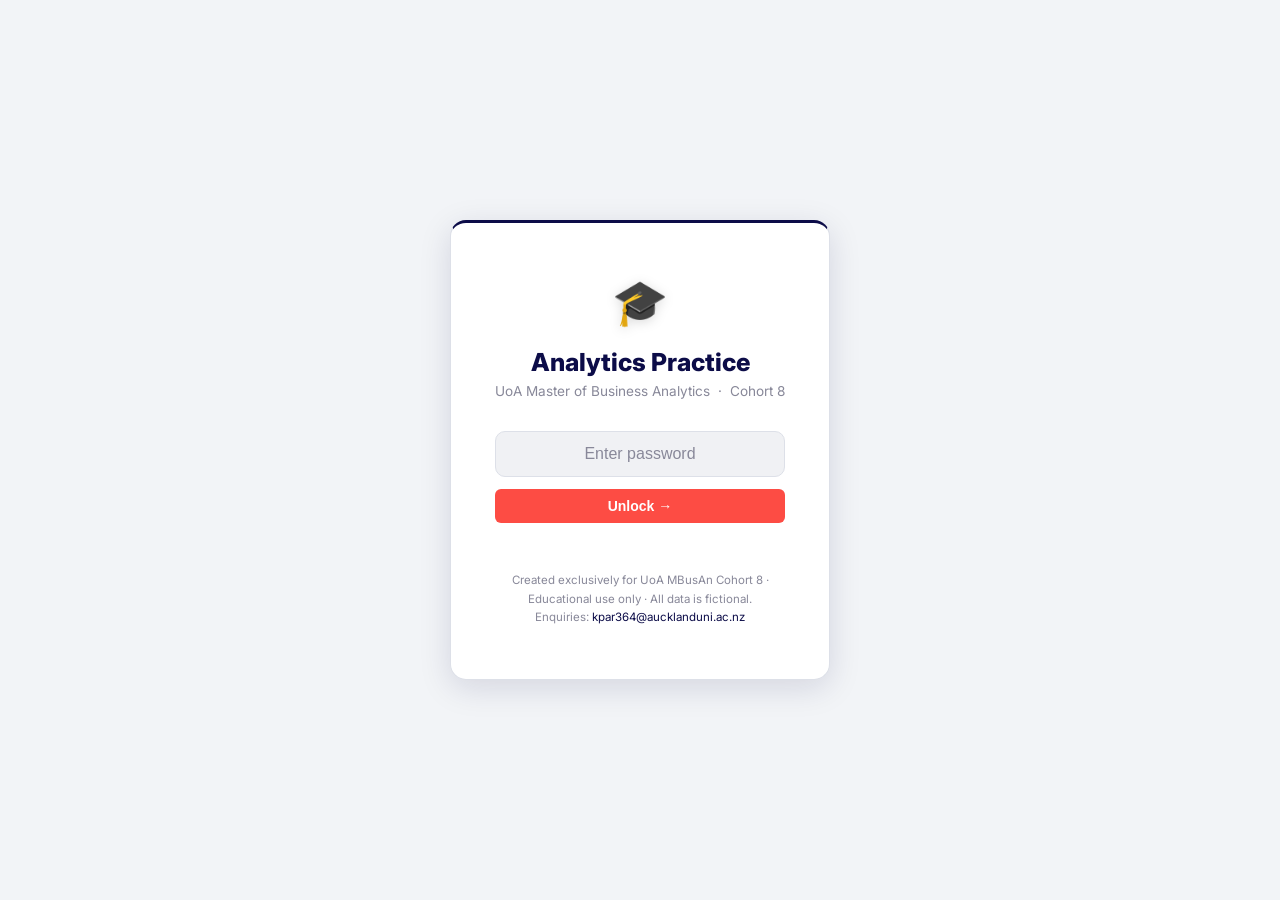
<file: index.html>
<!DOCTYPE html>
<html lang="en">
<head>
  <meta charset="UTF-8">
  <meta name="viewport" content="width=device-width, initial-scale=1.0">
  <meta name="robots" content="noindex, nofollow">
  <title>Analytics Practice · UoA MBusAn</title>
  <meta property="og:title" content="UoA MBusAn · Analytics Practice">
  <meta property="og:description" content="For Business Analytics Cohort 8">
  <meta property="og:image" content="https://kyungho-kyle-park.github.io/uoambn/1744667894355.jpg">
  <meta property="og:url" content="https://kyungho-kyle-park.github.io/uoambn/">
  <meta property="og:type" content="website">
  <meta name="twitter:card" content="summary_large_image">
  <link rel="preconnect" href="https://fonts.googleapis.com">
  <link rel="preconnect" href="https://fonts.gstatic.com" crossorigin>
  <link href="https://fonts.googleapis.com/css2?family=Inter:wght@400;500;600;700;800&family=Fira+Code:wght@400;500&display=swap" rel="stylesheet">
  <link rel="stylesheet" href="css/styles.css">
  <!-- Google Tag Manager -->
  <script>(function(w,d,s,l,i){w[l]=w[l]||[];w[l].push({'gtm.start':
  new Date().getTime(),event:'gtm.js'});var f=d.getElementsByTagName(s)[0],
  j=d.createElement(s),dl=l!='dataLayer'?'&l='+l:'';j.async=true;j.src=
  'https://www.googletagmanager.com/gtm.js?id='+i+dl;f.parentNode.insertBefore(j,f);
  })(window,document,'script','dataLayer','GTM-W98S7G9M');</script>
  <!-- End Google Tag Manager -->
  <style>
    /* Bridge page layout */
    .bridge-body {
      flex: 1;
      display: flex;
      flex-direction: column;
      align-items: center;
      justify-content: center;
      padding: 40px 24px;
      overflow-y: auto;
    }
    .bridge-greeting {
      text-align: center;
      margin-bottom: 40px;
    }
    .bridge-greeting h1 {
      font-size: 1.6rem;
      font-weight: 800;
      color: var(--violet);
      margin-bottom: 6px;
    }
    .bridge-greeting p {
      font-size: 0.88rem;
      color: var(--text-3);
    }
    .course-grid {
      display: grid;
      grid-template-columns: 1fr 1fr;
      gap: 20px;
      width: 100%;
      max-width: 680px;
    }
    .course-card {
      background: var(--bg-surface);
      border: 1px solid var(--border);
      border-radius: 14px;
      padding: 32px 28px;
      text-decoration: none;
      color: inherit;
      display: flex;
      flex-direction: column;
      gap: 0;
      box-shadow: var(--shadow-sm);
      transition: box-shadow var(--transition), transform var(--transition), border-color var(--transition);
      position: relative;
      overflow: hidden;
    }
    .course-card::before {
      content: '';
      position: absolute;
      top: 0; left: 0; right: 0;
      height: 3px;
      background: var(--violet);
      transition: background var(--transition);
    }
    .course-card:hover {
      box-shadow: var(--shadow-md);
      transform: translateY(-2px);
      border-color: var(--violet);
    }
    .course-card:hover::before {
      background: var(--accent);
    }
    .course-number {
      font-size: 0.72rem;
      font-weight: 700;
      color: var(--text-3);
      letter-spacing: 0.08em;
      text-transform: uppercase;
      margin-bottom: 10px;
    }
    .course-title {
      font-size: 1.15rem;
      font-weight: 800;
      color: var(--violet);
      margin-bottom: 6px;
      line-height: 1.3;
    }
    .course-subtitle {
      font-size: 0.8rem;
      color: var(--text-3);
      margin-bottom: 20px;
    }
    .course-meta {
      display: flex;
      flex-direction: column;
      gap: 6px;
      margin-bottom: 24px;
    }
    .course-meta-item {
      display: flex;
      align-items: center;
      gap: 8px;
      font-size: 0.8rem;
      color: var(--text-2);
    }
    .course-meta-dot {
      width: 5px;
      height: 5px;
      border-radius: 50%;
      background: var(--accent);
      flex-shrink: 0;
    }
    .course-cta {
      display: inline-flex;
      align-items: center;
      gap: 6px;
      margin-top: auto;
      padding: 10px 18px;
      background: var(--violet);
      color: #fff;
      border-radius: var(--radius-sm);
      font-size: 0.82rem;
      font-weight: 700;
      transition: background var(--transition);
      align-self: flex-start;
    }
    .course-card:hover .course-cta {
      background: var(--accent);
    }
    @media (max-width: 560px) {
      .course-grid { grid-template-columns: 1fr; }
      .bridge-greeting h1 { font-size: 1.3rem; }
    }
  </style>
</head>
<body>
<!-- Google Tag Manager (noscript) -->
<noscript><iframe src="https://www.googletagmanager.com/ns.html?id=GTM-W98S7G9M"
height="0" width="0" style="display:none;visibility:hidden"></iframe></noscript>
<!-- End Google Tag Manager (noscript) -->

<!-- Password Modal -->
<div id="pwd-modal" class="modal-overlay hidden">
  <div class="modal-box">
    <div class="modal-logo">🎓</div>
    <h2>Analytics Practice</h2>
    <p class="modal-sub">UoA Master of Business Analytics &nbsp;·&nbsp; Cohort 8</p>
    <form id="pwd-form">
      <input type="password" id="pwd-input" placeholder="Enter password"
             autocomplete="off" autocapitalize="off" spellcheck="false">
      <button type="submit" class="btn-primary" style="justify-content:center">Unlock →</button>
    </form>
    <p id="pwd-error" class="error-msg"></p>
    <p class="modal-notice">Created exclusively for UoA MBusAn Cohort 8 · Educational use only · All data is fictional.<br>Enquiries: <a href="mailto:kpar364@aucklanduni.ac.nz">kpar364@aucklanduni.ac.nz</a></p>
  </div>
</div>

<!-- Main App -->
<div id="app" class="app-shell hidden">

  <header class="app-header">
    <div class="header-left">
      <div class="header-brand">
        <span class="brand-title">Analytics Practice</span>
        <span class="brand-sub">UoA Master of Business Analytics · Cohort 8</span>
      </div>
    </div>
    <div class="header-center">
      <div class="header-brand-center">
        <span class="brand-title-center">Analytics Practice</span>
      </div>
    </div>
    <div class="header-right"></div>
  </header>

  <div class="notice-bar">
    This site is created exclusively for UoA Master of Business Analytics Cohort 8 · Educational use only · All data is fictional. Enquiries: <a href="mailto:kpar364@aucklanduni.ac.nz">kpar364@aucklanduni.ac.nz</a>
  </div>

  <div class="bridge-body">
    <div class="bridge-greeting">
      <h1>Choose a Course</h1>
      <p>Select a course below to start practising</p>
    </div>

    <div class="course-grid">
      <a href="700-r.html" class="course-card">
        <div class="course-number">BUSINFO 700</div>
        <div class="course-title">Analysis of Business Problems</div>
        <div class="course-subtitle">R Programming Practice</div>
        <div class="course-meta">
          <div class="course-meta-item">
            <span class="course-meta-dot"></span>
            <span>19 questions across Weeks 1–6</span>
          </div>
          <div class="course-meta-item">
            <span class="course-meta-dot"></span>
            <span>Interactive R code editor (WebR)</span>
          </div>
          <div class="course-meta-item">
            <span class="course-meta-dot"></span>
            <span>Expected output + solution reveal</span>
          </div>
        </div>
        <span class="course-cta">
          Open Practice
          <svg width="13" height="13" viewBox="0 0 24 24" fill="none" stroke="currentColor" stroke-width="2.5"><path d="M5 12h14M12 5l7 7-7 7"/></svg>
        </span>
      </a>

      <a href="705-mcq.html" class="course-card">
        <div class="course-number">BUSINFO 705</div>
        <div class="course-title">Decision Analytics</div>
        <div class="course-subtitle">MCQ Quiz Practice</div>
        <div class="course-meta">
          <div class="course-meta-item">
            <span class="course-meta-dot"></span>
            <span>40 questions across Weeks 1–3</span>
          </div>
          <div class="course-meta-item">
            <span class="course-meta-dot"></span>
            <span>Practice Mode &amp; Mock Exam (30 min)</span>
          </div>
          <div class="course-meta-item">
            <span class="course-meta-dot"></span>
            <span>Instant feedback with explanations</span>
          </div>
        </div>
        <span class="course-cta">
          Open Quiz
          <svg width="13" height="13" viewBox="0 0 24 24" fill="none" stroke="currentColor" stroke-width="2.5"><path d="M5 12h14M12 5l7 7-7 7"/></svg>
        </span>
      </a>
    </div>
  </div>

</div>

<script>
  const $ = id => document.getElementById(id);

  async function sha256(msg) {
    const buf = await crypto.subtle.digest('SHA-256', new TextEncoder().encode(msg));
    return Array.from(new Uint8Array(buf)).map(b => b.toString(16).padStart(2, '0')).join('');
  }

  async function checkPassword(input) {
    const resp = await fetch('./data/password.json');
    const { hash } = await resp.json();
    const hex = await sha256(input);
    return hex === hash;
  }

  async function init() {
    const authed = sessionStorage.getItem('auth') === '1';
    if (authed) {
      $('app').classList.remove('hidden');
    } else {
      $('pwd-modal').classList.remove('hidden');
    }

    $('pwd-form').addEventListener('submit', async e => {
      e.preventDefault();
      const input = $('pwd-input').value.trim();
      if (!input) return;
      const ok = await checkPassword(input);
      if (ok) {
        sessionStorage.setItem('auth', '1');
        $('pwd-modal').classList.add('hidden');
        $('app').classList.remove('hidden');
      } else {
        $('pwd-error').textContent = 'Incorrect password — please try again.';
        $('pwd-input').value = '';
        $('pwd-input').focus();
      }
    });
  }

  init();
</script>
</body>
</html>
</file>
<file: css/styles.css>
/* ═══════════════════════════════════════════════════════════════
   Analytics Practice Platform — Design System v3 (Light Only)
   White base + Deep Violet (#0C0C48) UI + Orange-Red (#FD4C44) CTA
═══════════════════════════════════════════════════════════════ */

/* ── Tokens + Color Palette ──────────────────────────────────── */
:root {
  --transition: 0.18s ease;
  --radius:     10px;
  --radius-sm:  6px;
  --font-mono:  'Fira Code', 'Cascadia Code', 'Consolas', monospace;
  --font-ui:    'Inter', 'Segoe UI', system-ui, sans-serif;
  --sidebar-w:  300px;
  --header-h:   54px;

  --bg-base:       #f2f4f7;
  --bg-primary:    #f7f8fa;
  --bg-surface:    #ffffff;
  --bg-elevated:   #f0f1f4;
  --bg-hover:      #e8eaee;
  --code-bg:       #fafafa;
  --violet:        #0c0c48;
  --accent:        #FD4C44;
  --accent-hover:  #e03030;
  --accent-dim:    rgba(253,76,68,0.1);
  --accent-glow:   0 0 10px rgba(253,76,68,0.18);
  --text-1:        #0c0c48;
  --text-2:        #3a3a6a;
  --text-3:        #888899;
  --border:        #dde0e8;
  --border-soft:   #ebedf2;
  --shadow-sm:     0 1px 4px rgba(12,12,72,0.07);
  --shadow-md:     0 4px 16px rgba(12,12,72,0.10);
  --shadow-lg:     0 8px 32px rgba(12,12,72,0.13);
  --pass-bg:       #e8f8ef;
  --pass-text:     #156830;
  --fail-bg:       #ffeaea;
  --fail-text:     #b01010;
  --warn-bg:       #fffae8;
  --warn-text:     #7a5500;
  --badge-r:       #e8f3ff;
  --badge-r-t:     #0c0c48;
  --badge-x:       #f3e8ff;
  --badge-x-t:     #5a1a90;
  --locked-bg:     #f5f5fa;
  --locked-text:   #aaaacc;
  --done-text:     #156830;
  --scrollbar:     #d0d2da;
  --header-section:#f0f1f5;
}

/* ── Reset ───────────────────────────────────────────────────── */
*, *::before, *::after { box-sizing: border-box; margin: 0; padding: 0; }
html { height: 100%; }
body {
  font-family: var(--font-ui);
  font-size: 14.5px;
  background: var(--bg-base);
  color: var(--text-1);
  height: 100%;
  display: flex;
  flex-direction: column;
  transition: background var(--transition), color var(--transition);
  overflow: hidden;
}

::-webkit-scrollbar { width: 5px; height: 5px; }
::-webkit-scrollbar-track { background: transparent; }
::-webkit-scrollbar-thumb { background: var(--scrollbar); border-radius: 3px; }

/* ── Password Modal ──────────────────────────────────────────── */
.modal-overlay {
  position: fixed; inset: 0; z-index: 1000;
  background: var(--bg-base);
  display: flex; align-items: center; justify-content: center;
}
.modal-overlay.hidden { display: none; }

.modal-box {
  background: var(--bg-surface);
  border: 1px solid var(--border);
  border-top: 3px solid var(--violet);
  border-radius: 16px;
  padding: 52px 44px;
  width: 380px;
  text-align: center;
  box-shadow: var(--shadow-lg);
}
.modal-logo { font-size: 2.8rem; margin-bottom: 18px; filter: drop-shadow(0 2px 6px rgba(0,0,0,0.15)); }
.modal-box h2 { font-size: 1.55rem; font-weight: 800; color: var(--text-1); margin-bottom: 6px; }
.modal-sub { color: var(--text-3); font-size: 0.85rem; margin-bottom: 32px; }
#pwd-form { display: flex; flex-direction: column; gap: 12px; }
#pwd-input {
  padding: 13px 18px;
  background: var(--bg-elevated);
  border: 1px solid var(--border);
  border-radius: var(--radius);
  color: var(--text-1);
  font-size: 1rem;
  outline: none;
  text-align: center;
  letter-spacing: 0.18em;
  transition: border-color var(--transition), box-shadow var(--transition);
}
#pwd-input:focus { border-color: var(--violet); box-shadow: 0 0 0 3px rgba(12,12,72,0.12); }
#pwd-input::placeholder { letter-spacing: normal; color: var(--text-3); }
.error-msg { color: var(--fail-text); font-size: 0.8rem; min-height: 20px; margin-top: 4px; }
.modal-notice { margin-top: 24px; font-size: 0.72rem; color: var(--text-3); line-height: 1.6; }
.modal-notice a { color: var(--violet); text-decoration: none; }
.modal-notice a:hover { text-decoration: underline; }

/* ── Loading Screen ──────────────────────────────────────────── */
.loading-overlay {
  position: fixed; inset: 0; z-index: 999;
  background: var(--bg-base);
  display: flex; align-items: center; justify-content: center;
}
.loading-overlay.hidden { display: none; }
.loading-content { display: flex; flex-direction: column; align-items: center; gap: 18px; text-align: center; }
.loading-content h3 { font-size: 1.1rem; font-weight: 700; color: var(--text-1); }
.loading-content p { font-size: 0.84rem; color: var(--text-2); max-width: 320px; line-height: 1.5; }

/* ── Spinner ─────────────────────────────────────────────────── */
.spinner {
  width: 48px; height: 48px;
  border: 3px solid var(--border);
  border-top-color: var(--accent);
  border-radius: 50%;
  animation: spin 0.7s linear infinite;
}
@keyframes spin { to { transform: rotate(360deg); } }

.spinner-sm {
  display: inline-block; width: 13px; height: 13px;
  border: 2px solid rgba(255,255,255,0.25);
  border-top-color: white;
  border-radius: 50%;
  animation: spin 0.7s linear infinite;
  vertical-align: middle; margin-right: 5px;
}

/* ── App Shell ───────────────────────────────────────────────── */
.app-shell { display: flex; flex-direction: column; height: 100vh; }
.app-shell.hidden { display: none; }

/* ── Header ──────────────────────────────────────────────────── */
.app-header {
  height: var(--header-h);
  background: #ffffff;
  border-bottom: 2px solid var(--violet);
  display: flex; align-items: center;
  padding: 0 18px; gap: 12px;
  flex-shrink: 0;
  box-shadow: var(--shadow-sm);
  z-index: 100;
}

.header-left { display: flex; align-items: center; gap: 10px; }
.header-brand { line-height: 1.25; }
.brand-title { font-size: 0.96rem; font-weight: 800; color: var(--violet); display: block; letter-spacing: 0.01em; }
.brand-sub   { font-size: 0.7rem;  color: var(--text-3); display: block; }
.header-center { flex: 1; display: flex; justify-content: center; }
.header-brand-center { line-height: 1.25; text-align: center; }
.brand-title-center { font-size: 0.96rem; font-weight: 800; color: var(--violet); display: block; letter-spacing: 0.01em; }
.header-right  { display: flex; align-items: center; gap: 10px; }

.mcq-link-btn {
  font-size: 0.78rem;
  font-weight: 600;
  padding: 5px 12px;
  border-radius: 6px;
  background: rgba(253,76,68,0.15);
  color: var(--accent);
  border: 1px solid rgba(253,76,68,0.3);
  text-decoration: none;
  transition: all 0.2s;
  white-space: nowrap;
}
.mcq-link-btn:hover { background: rgba(253,76,68,0.25); border-color: var(--accent); }

/* WebR Status */
.webrStatus { display: flex; align-items: center; gap: 6px; font-size: 0.78rem; color: var(--text-2); }
.status-dot { width: 8px; height: 8px; border-radius: 50%; flex-shrink: 0; }
.status-dot.loading { background: var(--warn-text); animation: pulse 1.2s ease-in-out infinite; }
.status-dot.ready   { background: var(--pass-text); }
.status-dot.error   { background: var(--fail-text); }
@keyframes pulse { 0%,100% { opacity:1; } 50% { opacity:0.3; } }

/* Hamburger */
.hamburger-btn {
  display: none; flex-direction: column; gap: 5px;
  background: none; border: none; cursor: pointer;
  padding: 6px; border-radius: 5px;
}
.hamburger-btn span { display: block; width: 20px; height: 2px; background: var(--text-2); border-radius: 2px; transition: all var(--transition); }
.hamburger-btn:hover span { background: var(--text-1); }

/* Icon Button */
.icon-btn {
  background: none; border: none; cursor: pointer;
  padding: 6px; border-radius: var(--radius-sm);
  color: var(--text-2); display: flex; align-items: center;
  transition: all var(--transition);
}
.icon-btn:hover { color: var(--violet); background: #f0f1f5; }
.icon-btn svg  { width: 18px; height: 18px; }

/* ── Notice Bar ──────────────────────────────────────────────── */
.notice-bar {
  background: var(--violet);
  border-bottom: 1px solid var(--violet);
  padding: 7px 20px;
  font-size: 0.76rem;
  color: rgba(255,255,255,0.8);
  text-align: center;
  flex-shrink: 0;
}
.notice-bar a { color: #ffffff; text-decoration: underline; opacity: 0.9; }
.notice-bar a:hover { opacity: 1; }

/* ── App Body ────────────────────────────────────────────────── */
.app-body { flex: 1; display: flex; overflow: hidden; position: relative; }

/* ════════════════════════════════════════════════════════════════
   SIDEBAR
════════════════════════════════════════════════════════════════ */
.sidebar {
  width: var(--sidebar-w);
  background: #ffffff;
  border-right: 1px solid var(--border);
  display: flex; flex-direction: column;
  flex-shrink: 0;
  overflow-y: auto; overflow-x: hidden;
  transition: transform var(--transition);
}
.sidebar-inner { padding-bottom: 28px; }

.sidebar-overlay {
  display: none;
  position: fixed; inset: 0; z-index: 90;
  background: rgba(0,0,0,0.35);
  backdrop-filter: blur(2px);
}
.sidebar-overlay.visible { display: block; }

/* Week Section */
.sidebar-week { margin-top: 6px; }

.week-header {
  display: flex; align-items: center; gap: 10px;
  padding: 14px 14px 8px;
}
.week-header-label {
  font-size: 0.68rem; font-weight: 800;
  letter-spacing: 0.14em; text-transform: uppercase;
  color: var(--violet);
  white-space: nowrap;
}
.week-header-line {
  flex: 1; height: 1px;
  background: linear-gradient(to right, var(--border), transparent);
}
.week-header-count {
  font-size: 0.66rem; font-weight: 600;
  color: var(--text-3);
  background: var(--bg-elevated);
  padding: 2px 7px; border-radius: 10px;
  white-space: nowrap;
}

/* Set Header */
.sidebar-set { margin-bottom: 4px; }

.set-header {
  display: flex; align-items: center; gap: 6px;
  padding: 6px 10px;
  margin: 0 4px;
  border-radius: var(--radius-sm);
  cursor: pointer;
  user-select: none;
  transition: background var(--transition);
}
.set-header:hover { background: var(--bg-elevated); }

.set-chevron {
  width: 12px; height: 12px; flex-shrink: 0;
  stroke: var(--text-3);
  transition: transform var(--transition);
}
.set-header.collapsed .set-chevron { transform: rotate(-90deg); }

.set-title-text {
  flex: 1;
  font-size: 0.7rem; font-weight: 700;
  text-transform: uppercase; letter-spacing: 0.07em;
  color: var(--text-2);
}
.set-count {
  font-size: 0.66rem; font-weight: 600;
  color: var(--text-3);
}

/* Q Item */
.q-list { list-style: none; padding: 0 8px; display: flex; flex-direction: column; gap: 2px; }
.q-list.hidden { display: none; }

.q-item {
  display: flex; align-items: center; gap: 10px;
  padding: 9px 10px;
  cursor: pointer;
  border-radius: var(--radius-sm);
  border: 1px solid transparent;
  transition: all var(--transition);
  position: relative;
}
.q-item:hover:not(.locked-item) {
  background: var(--bg-elevated);
  border-color: var(--border-soft);
}
.q-item.active {
  background: rgba(12,12,72,0.06);
  border-color: rgba(12,12,72,0.25);
}
.q-item.locked-item { opacity: 0.5; cursor: not-allowed; }

/* Circular Number Badge */
.q-num-badge {
  width: 28px; height: 28px; border-radius: 50%;
  display: flex; align-items: center; justify-content: center;
  font-size: 0.72rem; font-weight: 800;
  flex-shrink: 0;
  background: #f0f1f5;
  color: #555577;
  border: 1.5px solid var(--border);
  transition: all var(--transition);
}
.q-item.active .q-num-badge {
  background: var(--violet);
  color: white;
  border-color: var(--violet);
  box-shadow: 0 2px 8px rgba(12,12,72,0.3);
}
.q-item.done .q-num-badge {
  background: var(--pass-bg);
  color: var(--pass-text);
  border-color: var(--pass-text);
}

/* Title */
.q-item-title {
  font-size: 0.83rem; color: var(--text-2);
  flex: 1; overflow: hidden;
  text-overflow: ellipsis; white-space: nowrap;
  line-height: 1.35;
  transition: color var(--transition);
}
.q-item:hover:not(.locked-item) .q-item-title { color: var(--text-1); }
.q-item.active .q-item-title { color: var(--violet); font-weight: 700; }

/* Status Icon */
.q-status {
  flex-shrink: 0; font-size: 0.8rem;
  display: flex; align-items: center;
}
.q-status.done    { color: var(--pass-text);  font-size: 0.95rem; }
.q-status.tried   { color: #f0a020;           font-size: 0.88rem; }
.q-status.skipped { color: var(--text-3);      font-size: 0.82rem; }
.q-status.locked  { color: var(--locked-text); font-size: 0.82rem; }

/* ════════════════════════════════════════════════════════════════
   MAIN PANEL
════════════════════════════════════════════════════════════════ */
.main-panel {
  flex: 1; overflow-y: auto;
  background: var(--bg-primary);
  padding: 16px 20px;
}

/* Welcome */
.welcome-state {
  display: flex; flex-direction: column;
  align-items: center; justify-content: center;
  min-height: calc(100vh - var(--header-h) - 48px);
  text-align: center; gap: 14px;
}
.welcome-icon { font-size: 3.5rem; filter: drop-shadow(0 4px 12px rgba(253,76,68,0.2)); }
.welcome-state h2 { color: var(--text-1); font-size: 1.5rem; font-weight: 800; }
.welcome-state p  { color: var(--text-3); font-size: 0.9rem; }

/* Question View — vertical scroll layout */
.question-view.hidden { display: none; }
.question-view {
  display: flex; flex-direction: column;
  gap: 12px;
  width: 100%;
  max-width: 1600px;
}

/* Row 2: Task | Environment */
.q-mid-row {
  display: grid;
  grid-template-columns: 1fr 1fr;
  gap: 12px;
  align-items: start;
}

/* Environment panel */
.env-panel {
  background: #ffffff;
  border: 1px solid var(--border);
  border-radius: var(--radius);
  overflow: hidden;
  box-shadow: 0 2px 12px rgba(12,12,72,0.07);
  display: flex; flex-direction: column;
}
.env-panel-body {
  overflow-y: auto;
  max-height: 280px;
}

/* Question Header */
.question-header { display: flex; flex-direction: column; gap: 8px; }
.question-meta   { display: flex; gap: 8px; align-items: center; }
.q-badge {
  font-size: 0.72rem; font-weight: 700; letter-spacing: 0.07em;
  padding: 3px 11px; border-radius: 20px;
  background: #f0f1f5; color: #3a3a6a;
  border: 1px solid var(--border);
}
.q-type-badge {
  font-size: 0.7rem; font-weight: 800; padding: 3px 11px;
  border-radius: 20px; letter-spacing: 0.05em;
}
.q-type-badge.r-type { background: var(--badge-r); color: var(--badge-r-t); }

#q-title { font-size: 1.35rem; font-weight: 800; color: var(--text-1); line-height: 1.3; }

/* ── Scenario / Task Panels ──────────────────────────────────── */
.scenario-panel, .task-panel, .expected-panel {
  background: #ffffff;
  border: 1px solid var(--border);
  border-radius: var(--radius);
  padding: 0;
  box-shadow: 0 2px 12px rgba(12,12,72,0.07);
  overflow: hidden;
}

.panel-header {
  display: flex; align-items: center; gap: 8px;
  padding: 10px 16px;
  background: var(--violet);
  border-bottom: 1px solid var(--violet);
}
.panel-icon  { font-size: 0.95rem; filter: brightness(10); }
.panel-label {
  font-size: 0.71rem; font-weight: 800;
  text-transform: uppercase; letter-spacing: 0.1em;
  color: rgba(255,255,255,0.9);
}

.panel-body { padding: 14px 16px; }

.expected-output {
  margin: 0;
  font-family: var(--font-mono);
  font-size: 0.82rem;
  line-height: 1.65;
  color: #2a2a5a;
  white-space: pre-wrap;
  word-break: break-all;
  background: #f7f8fb;
  border-radius: var(--radius-sm);
  padding: 12px 14px;
  border: 1px solid #e4e6ef;
}

.scenario-content, .task-content {
  font-size: 0.9rem; color: var(--text-2);
  line-height: 1.7;
}
.task-content code {
  background: var(--bg-elevated); color: var(--accent);
  padding: 1px 7px; border-radius: 4px;
  font-family: var(--font-mono); font-size: 0.85em;
  border: 1px solid var(--border);
}
.task-content strong { color: var(--text-1); }
.task-content ul, .task-content ol { padding-left: 20px; margin-top: 6px; }
.task-content li { margin-bottom: 5px; }

/* ── Code Area ───────────────────────────────────────────────── */
.code-area {
  display: grid;
  grid-template-columns: 1fr 1fr;
  gap: 10px;
}
@media (max-width: 800px) { .code-area { grid-template-columns: 1fr; } }

.editor-section, .console-section {
  background: var(--bg-surface);
  border: 1px solid var(--border);
  border-radius: var(--radius);
  display: flex; flex-direction: column;
  overflow: hidden;
  box-shadow: 0 2px 10px rgba(12,12,72,0.08);
}

/* Section Headers */
.section-header {
  display: flex; align-items: center;
  justify-content: space-between;
  padding: 9px 13px;
  border-bottom: 1px solid var(--border);
  flex-shrink: 0;
}
.editor-section  .section-header { background: var(--violet); border-bottom-color: var(--violet); }
.console-section .section-header { background: var(--violet); border-bottom-color: var(--violet); }
.solution-panel  .section-header { background: #f0faf5; border-bottom-color: rgba(21,104,48,0.2); }

.section-label {
  font-size: 0.7rem; font-weight: 800;
  text-transform: uppercase; letter-spacing: 0.1em;
  color: rgba(255,255,255,0.85);
  display: flex; align-items: center; gap: 6px;
}
.section-label svg { stroke: rgba(255,255,255,0.7); }

/* Solution section label overrides (light bg) */
.solution-panel .section-label { color: #156830; }
.solution-panel .section-label svg { stroke: #156830; }

.editor-actions { display: flex; gap: 8px; align-items: center; }

/* Ghost buttons inside dark headers */
.section-header .btn-ghost {
  color: rgba(255,255,255,0.7);
  border-color: rgba(255,255,255,0.25);
  background: transparent;
}
.section-header .btn-ghost:hover {
  color: #ffffff;
  border-color: rgba(255,255,255,0.6);
  background: rgba(255,255,255,0.1);
}

/* Solution section ghost button (light bg) */
.solution-panel .section-header .btn-ghost {
  color: #156830; border-color: rgba(21,104,48,0.3); background: transparent;
}
.solution-panel .section-header .btn-ghost:hover {
  background: rgba(21,104,48,0.08); border-color: #156830; color: #156830;
}

/* CodeMirror */
#editor-container .CodeMirror {
  font-family: var(--font-mono);
  font-size: 13px; line-height: 1.65;
  height: 300px; border: none; border-radius: 0;
  background: var(--code-bg) !important;
}
#editor-container .CodeMirror-gutters {
  border-right: 1px solid var(--border);
}
#editor-container .CodeMirror-linenumber {
  padding: 0 8px 0 4px;
  min-width: 16px;
  text-align: right;
}

/* Solution CodeMirror */
#solution-code .CodeMirror {
  font-family: var(--font-mono);
  font-size: 13px; line-height: 1.65;
  height: auto !important; max-height: 320px;
  border: none;
  background: var(--code-bg) !important;
}

/* Console */
.console-output {
  flex: 1; min-height: 200px; max-height: 300px;
  overflow-y: auto; padding: 12px 14px;
  font-family: var(--font-mono); font-size: 12.5px;
  line-height: 1.65; background: var(--code-bg);
}

/* Environment content */
.env-content {
  flex: 1; overflow-y: auto;
  background: #fafafa;
}
.env-placeholder {
  display: block;
  padding: 20px 16px;
  color: var(--text-3); font-style: italic; font-size: 0.82rem;
}
.env-table {
  width: 100%; border-collapse: collapse;
  font-size: 0.8rem;
}
.env-table thead th {
  position: sticky; top: 0;
  padding: 7px 12px;
  background: #f0f1f5;
  border-bottom: 1px solid var(--border);
  font-size: 0.67rem; font-weight: 800;
  text-transform: uppercase; letter-spacing: 0.09em;
  color: #3a3a6a; text-align: left;
}
.env-table tbody tr { border-bottom: 1px solid var(--border-soft); }
.env-table tbody tr:hover { background: #f0f1f8; }
.env-table td { padding: 6px 12px; vertical-align: top; }
.env-name    { font-family: var(--font-mono); color: var(--text-1); font-weight: 600; white-space: nowrap; }
.env-type    { font-family: var(--font-mono); color: #c0392b; white-space: nowrap; }
.env-size    { color: var(--text-3); white-space: nowrap; }
.env-preview { font-family: var(--font-mono); color: var(--text-2); max-width: 220px; overflow: hidden; text-overflow: ellipsis; white-space: nowrap; }
.console-placeholder { color: var(--text-3); font-style: italic; }
.console-line     { white-space: pre-wrap; word-break: break-word; }
.console-stdout   { color: var(--text-1); }
.console-stderr   { color: var(--warn-text); }
.console-error    { color: var(--fail-text); }
.console-info     { color: var(--text-3); }
.console-muted    { color: var(--text-3); font-style: italic; }
.console-warn     { color: var(--warn-text); }

/* ── Solution Section ────────────────────────────────────────── */
.solution-section { display: flex; flex-direction: column; gap: 12px; }

.solution-panel {
  background: var(--bg-surface);
  border: 1px solid var(--border);
  border-left: 3px solid var(--pass-text);
  border-radius: var(--radius);
  overflow: hidden;
  box-shadow: var(--shadow-sm);
}
.solution-panel.hidden { display: none; }

/* ── Buttons ─────────────────────────────────────────────────── */
.btn-primary {
  display: inline-flex; align-items: center; gap: 7px;
  padding: 9px 20px;
  background: var(--accent); color: white;
  border: none; border-radius: var(--radius-sm);
  font-size: 0.875rem; font-weight: 700;
  cursor: pointer;
  transition: all var(--transition);
  white-space: nowrap;
}
.btn-primary:hover:not(:disabled) {
  background: var(--accent-hover);
  transform: translateY(-1px);
  box-shadow: var(--accent-glow);
}
.btn-primary:active:not(:disabled) { transform: translateY(0); }
.btn-primary:disabled { opacity: 0.5; cursor: not-allowed; }
.btn-primary svg { width: 13px; height: 13px; }

.btn-run { padding: 6px 16px; font-size: 0.81rem; }

.btn-ghost {
  display: inline-flex; align-items: center;
  padding: 5px 10px;
  background: transparent; color: var(--text-3);
  border: 1px solid var(--border);
  border-radius: var(--radius-sm);
  font-size: 0.76rem; font-weight: 600;
  cursor: pointer;
  transition: all var(--transition);
}
.btn-ghost:hover { color: var(--text-1); border-color: var(--text-3); background: var(--bg-elevated); }
.btn-sm { padding: 4px 9px; font-size: 0.74rem; }

.btn-solution {
  display: inline-flex; align-items: center; gap: 8px;
  padding: 10px 22px;
  background: var(--bg-surface); color: var(--text-2);
  border: 1px solid var(--border);
  border-radius: var(--radius);
  font-size: 0.86rem; font-weight: 700;
  cursor: pointer;
  transition: all var(--transition);
  align-self: flex-start;
  box-shadow: var(--shadow-sm);
}
.btn-solution:hover:not(.locked) {
  color: var(--violet);
  border-color: var(--violet);
  background: rgba(12,12,72,0.05);
}
.btn-solution svg { width: 15px; height: 15px; }
.btn-solution.locked { color: var(--locked-text); cursor: not-allowed; }
.btn-solution.locked:hover { color: var(--locked-text); border-color: var(--border); background: var(--locked-bg); }

/* ── Utility ─────────────────────────────────────────────────── */
.hidden { display: none !important; }

/* ── Mobile ──────────────────────────────────────────────────── */
@media (max-width: 768px) {
  .hamburger-btn { display: flex; }
  .brand-sub     { display: none; }
  .webrStatus .status-text { display: none; }

  .sidebar {
    position: fixed; top: var(--header-h); left: 0; bottom: 0; z-index: 95;
    transform: translateX(-100%);
    box-shadow: 4px 0 24px rgba(0,0,0,0.2);
  }
  .sidebar.open { transform: translateX(0); }

  .main-panel { padding: 16px 14px; }
}
@media (max-width: 500px) {
  .modal-box { width: 92vw; padding: 36px 22px; }
  .header-center { display: none; }
}

/* ── Mid-row mobile collapse ─────────────────────────────────── */
@media (max-width: 860px) {
  .q-mid-row { grid-template-columns: 1fr; }
}
</file>
